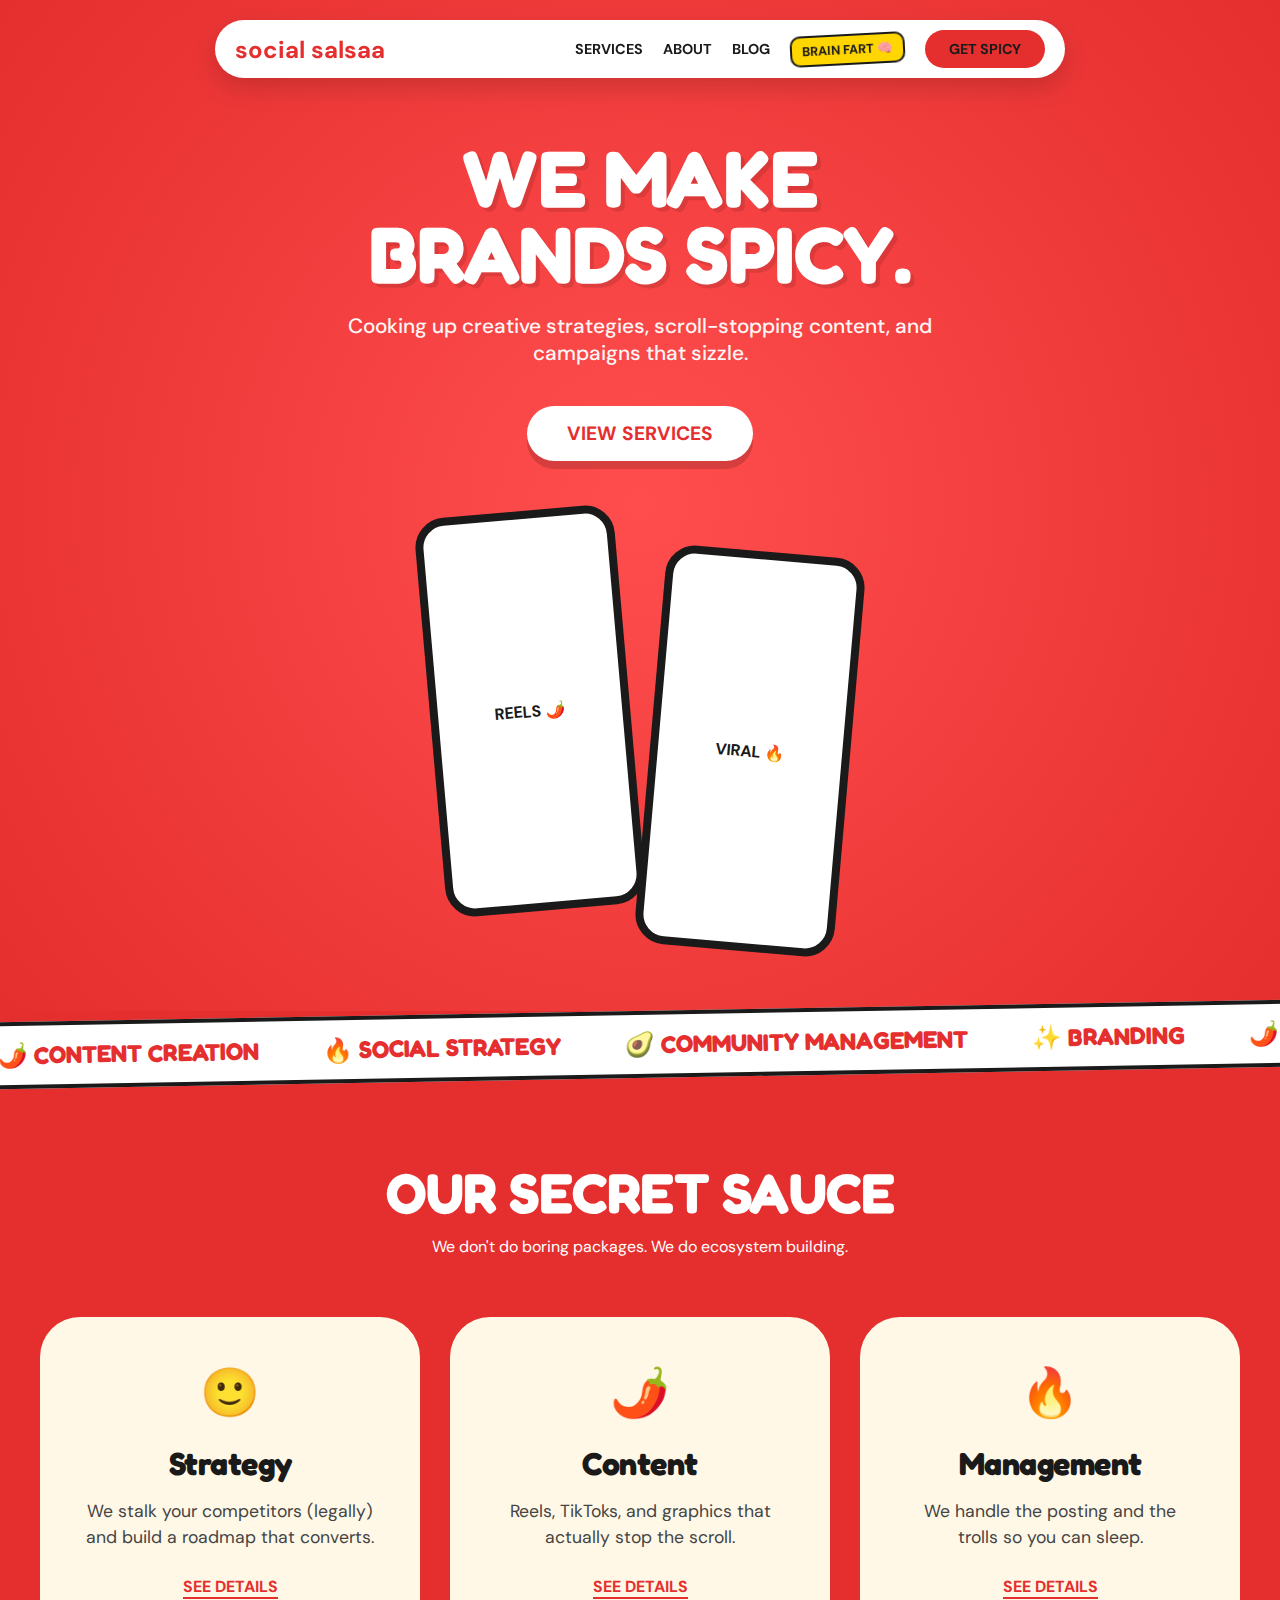
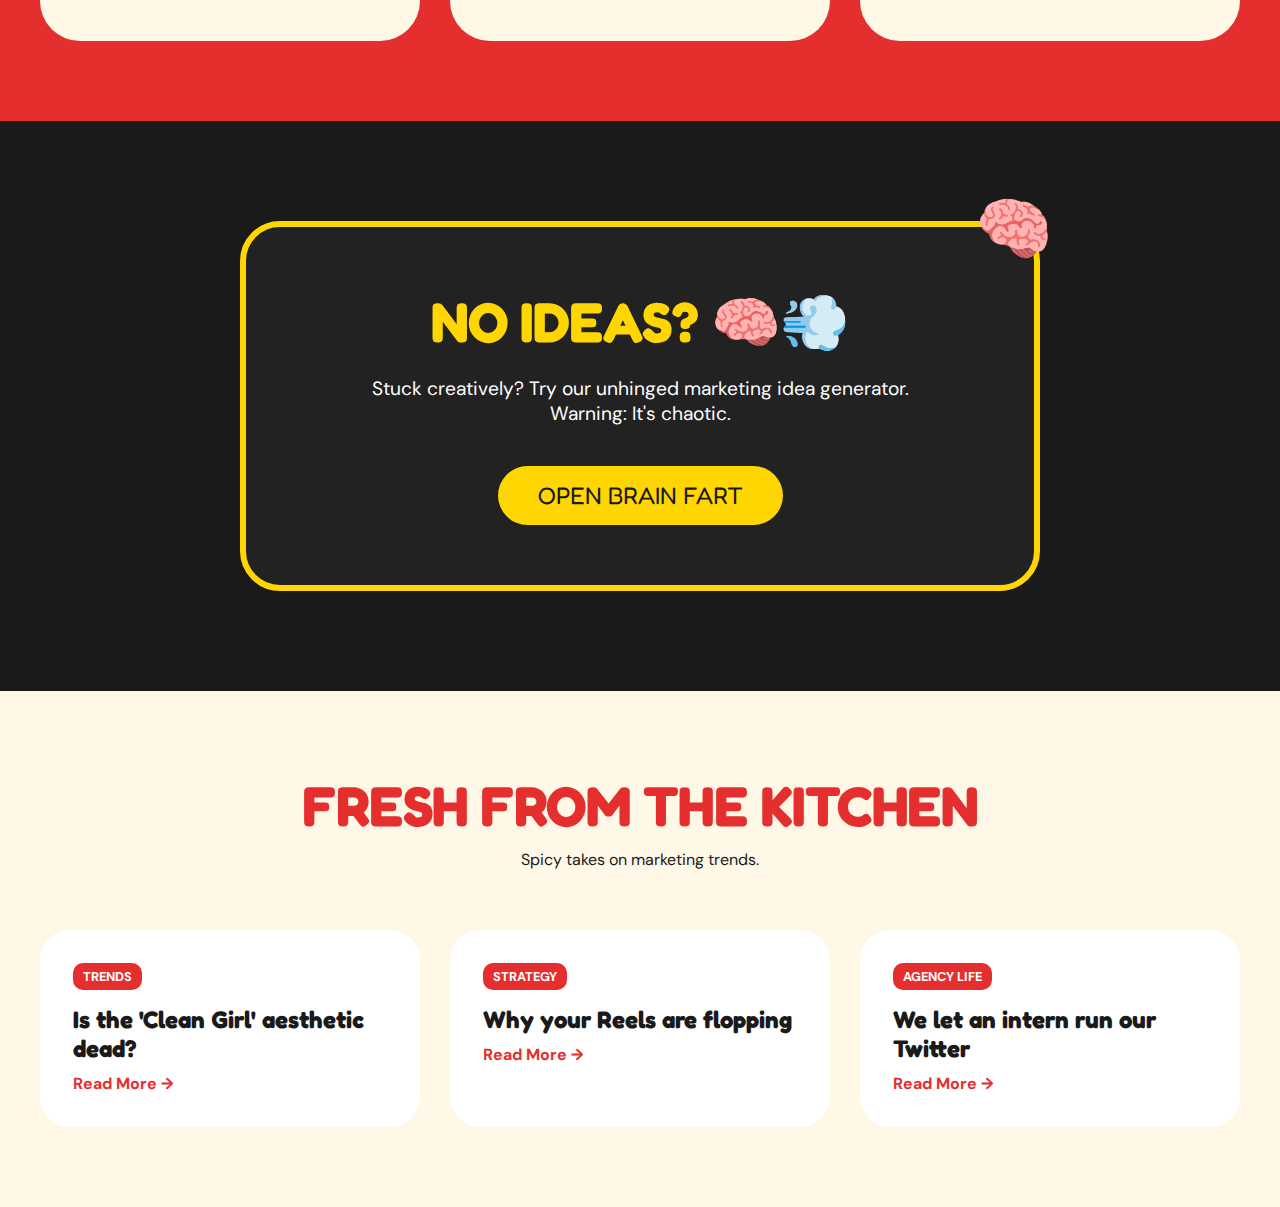
<file: index.html>
<!DOCTYPE html>
<html lang="en">
<head>
    <meta charset="UTF-8">
    <meta name="viewport" content="width=device-width, initial-scale=1.0">
    <title>Social Salsaa | Creative Media Agency</title>
    
    <link rel="preconnect" href="https://fonts.googleapis.com">
    <link rel="preconnect" href="https://fonts.gstatic.com" crossorigin>
    <link href="https://fonts.googleapis.com/css2?family=DM+Sans:wght@400;500;700&family=Fredoka:wght@500;700&display=swap" rel="stylesheet">

    <style>
        /* --- 1. CORE STYLES (THEME PRESERVED) --- */
        :root {
            --brand-red: #E52E2E;      /* Bright Fire Red */
            --brand-cream: #FFF8E7;    /* Soft Cream for cards */
            --brand-white: #FFFFFF;
            --brand-black: #1a1a1a;
            --accent-yellow: #FFD600;  /* New Accent for Brain Fart */
        }

        * {
            box-sizing: border-box;
            margin: 0;
            padding: 0;
        }

        body {
            font-family: 'DM Sans', sans-serif;
            background-color: var(--brand-red);
            color: var(--brand-white);
            overflow-x: hidden;
        }

        h1, h2, h3, .btn-text {
            font-family: 'Fredoka', sans-serif; /* The Bubbly Font */
            letter-spacing: -0.5px;
        }

        /* --- 2. NAVIGATION (Updated Links) --- */
        nav {
            position: fixed;
            top: 20px;
            left: 50%;
            transform: translateX(-50%);
            width: 90%;
            max-width: 850px;
            background: var(--brand-white);
            border-radius: 50px; 
            padding: 10px 20px;
            display: flex;
            justify-content: space-between;
            align-items: center;
            z-index: 1000;
            box-shadow: 0 10px 25px rgba(0,0,0,0.15);
        }

        .logo {
            color: var(--brand-red);
            font-weight: 700;
            font-size: 1.5rem;
            text-decoration: none;
        }

        .nav-links {
            display: flex;
            gap: 20px;
            align-items: center;
        }

        .nav-links a {
            text-decoration: none;
            color: var(--brand-black);
            font-weight: 700;
            font-size: 0.9rem;
            text-transform: uppercase;
            transition: color 0.3s;
        }

        .nav-links a:hover { color: var(--brand-red); }

        /* Special Pop for Brain Fart Link */
        .bf-nav {
            background: var(--accent-yellow);
            padding: 5px 10px;
            border-radius: 10px;
            border: 2px solid var(--brand-black);
            font-size: 0.8rem !important;
            transform: rotate(-3deg);
        }
        .bf-nav:hover { transform: rotate(0deg) scale(1.1); }

        .cta-btn {
            background-color: var(--brand-red);
            color: var(--brand-white);
            padding: 10px 24px;
            border-radius: 30px;
            text-decoration: none;
            font-weight: 700;
            font-size: 0.9rem;
            transition: transform 0.2s;
        }
        .cta-btn:hover { transform: scale(1.05); }

        /* --- 3. HERO SECTION (Original) --- */
        .hero {
            min-height: 90vh;
            display: flex;
            flex-direction: column;
            align-items: center;
            justify-content: center;
            text-align: center;
            padding: 140px 20px 60px;
            background: radial-gradient(circle at center, #ff4d4d 0%, #E52E2E 100%);
        }

        .hero h1 {
            font-size: 5rem;
            line-height: 0.95;
            margin-bottom: 20px;
            text-shadow: 4px 4px 0px rgba(0,0,0,0.1);
        }

        .hero p {
            font-size: 1.3rem;
            max-width: 600px;
            margin-bottom: 40px;
            font-weight: 500;
            opacity: 0.95;
        }

        .hero-btn {
            background-color: var(--brand-white);
            color: var(--brand-red);
            font-size: 1.2rem;
            padding: 15px 40px;
            border-radius: 50px;
            text-decoration: none;
            font-weight: 700;
            box-shadow: 0 8px 0 rgba(0,0,0,0.15);
            transition: transform 0.2s;
            display: inline-block;
        }
        .hero-btn:hover { transform: translateY(-3px); }

        /* Phone Visuals */
        .hero-visuals {
            margin-top: 50px;
            display: flex;
            gap: 20px;
            justify-content: center;
        }
        .phone-mockup {
            width: 200px;
            height: 400px;
            background: #fff;
            border-radius: 30px;
            border: 8px solid #1a1a1a;
            display: flex;
            align-items: center;
            justify-content: center;
            color: var(--brand-black);
            font-weight: bold;
            transform: rotate(-5deg);
        }
        .phone-mockup:nth-child(2) { transform: rotate(5deg); margin-top: 40px; }

        /* --- 4. SCROLLING MARQUEE --- */
        .marquee-container {
            background-color: var(--brand-white);
            padding: 15px 0;
            transform: rotate(-1deg);
            width: 105%;
            margin-left: -2.5%;
            border-top: 4px solid var(--brand-black);
            border-bottom: 4px solid var(--brand-black);
            overflow: hidden;
            white-space: nowrap;
        }
        .marquee-content { display: inline-block; animation: scroll 20s linear infinite; }
        .marquee-item { color: var(--brand-red); font-family: 'Fredoka', sans-serif; font-size: 1.5rem; font-weight: 700; margin: 0 30px; text-transform: uppercase; }
        @keyframes scroll { 0% { transform: translateX(0); } 100% { transform: translateX(-50%); } }

        /* --- 5. SERVICES (Original) --- */
        .services { padding: 80px 20px; background-color: var(--brand-red); }
        .section-header { text-align: center; margin-bottom: 60px; }
        .section-header h2 { font-size: 3.5rem; margin-bottom: 10px; }

        .cards-grid {
            display: grid;
            grid-template-columns: repeat(auto-fit, minmax(300px, 1fr));
            gap: 30px;
            max-width: 1200px;
            margin: 0 auto;
        }

        .card {
            background-color: var(--brand-cream);
            color: var(--brand-black);
            padding: 40px;
            border-radius: 40px;
            text-align: center;
            transition: transform 0.3s;
            border: 4px solid transparent;
        }
        .card:hover { transform: translateY(-10px); border-color: var(--brand-black); }
        .card-icon { font-size: 3rem; margin-bottom: 20px; display: block; }
        .card h3 { font-size: 2rem; margin-bottom: 15px; }
        .card p { font-size: 1.1rem; line-height: 1.5; color: #444; margin-bottom: 25px; }
        .card-btn { color: var(--brand-red); font-weight: 700; text-transform: uppercase; text-decoration: none; border-bottom: 2px solid var(--brand-red); }

        /* --- 6. NEW: BRAIN FART SECTION --- */
        .brainfart-section {
            background-color: var(--brand-black); /* Dark contrast */
            padding: 100px 20px;
            text-align: center;
        }
        
        .bf-box {
            max-width: 800px;
            margin: 0 auto;
            border: 6px solid var(--accent-yellow);
            border-radius: 40px;
            padding: 60px 40px;
            background: #222;
            position: relative;
        }
        
        /* Little decorative blob */
        .bf-box::after {
            content: "🧠";
            font-size: 4rem;
            position: absolute;
            top: -40px;
            right: -20px;
            transform: rotate(15deg);
        }

        .bf-title { font-size: 3.5rem; color: var(--accent-yellow); margin-bottom: 20px; }
        .bf-desc { color: var(--brand-white); font-size: 1.2rem; margin-bottom: 40px; }
        
        .bf-btn {
            background: var(--accent-yellow);
            color: var(--brand-black);
            padding: 15px 40px;
            border-radius: 50px;
            font-size: 1.5rem;
            font-family: 'Fredoka', sans-serif;
            text-decoration: none;
            display: inline-block;
            transition: 0.2s;
        }
        .bf-btn:hover { transform: scale(1.1) rotate(-3deg); box-shadow: 0 0 20px var(--accent-yellow); }

        /* --- 7. NEW: BLOG PREVIEW --- */
        .blog-section { padding: 80px 20px; background: var(--brand-cream); color: var(--brand-black); }
        
        .blog-card {
            background: var(--brand-white);
            text-align: left;
            padding: 30px;
            border-radius: 30px;
            border: 3px solid transparent;
        }
        .blog-card:hover { border-color: var(--brand-red); }
        
        .tag { background: var(--brand-red); color: white; padding: 5px 10px; border-radius: 10px; font-weight: bold; font-size: 0.8rem; display: inline-block; margin-bottom: 15px; }
        .blog-card h4 { font-size: 1.5rem; margin-bottom: 10px; font-family: 'Fredoka', sans-serif; }
        .read-link { color: var(--brand-red); font-weight: bold; text-decoration: none; font-size: 1rem; }

        /* Mobile Fixes */
        @media (max-width: 768px) {
            .hero h1 { font-size: 3.5rem; }
            .nav-links { display: none; }
            .phone-mockup { width: 150px; height: 300px; }
        }
    </style>
</head>
<script src="script.js"></script>
<body>

<nav>
    <a href="index.html" class="logo">social salsaa</a>

    <div class="hamburger" onclick="toggleMenu()">
        <span></span>
        <span></span>
        <span></span>
    </div>

    <div class="nav-links">
        <a href="services.html">Services</a>
        <a href="about.html">About</a>
        <a href="blog.html">Blog</a>
        <a href="brainfart.html" class="bf-nav">Brain Fart 🧠</a>
        <a href="contact.html" class="cta-btn">GET SPICY</a>
    </div>
</nav>
    <section class="hero">
        <h1>WE MAKE<br>BRANDS SPICY.</h1>
        <p>Cooking up creative strategies, scroll-stopping content, and campaigns that sizzle.</p>
        <a href="services.html" class="hero-btn">VIEW SERVICES</a>

        <div class="hero-visuals">
            <div class="phone-mockup">
                <span>REELS 🌶️</span>
            </div>
            <div class="phone-mockup">
                <span>VIRAL 🔥</span>
            </div>
        </div>
    </section>

    <div class="marquee-container">
        <div class="marquee-content">
            <span class="marquee-item">🌶️ CONTENT CREATION</span>
            <span class="marquee-item">🔥 SOCIAL STRATEGY</span>
            <span class="marquee-item">🥑 COMMUNITY MANAGEMENT</span>
            <span class="marquee-item">✨ BRANDING</span>
            <span class="marquee-item">🌶️ CONTENT CREATION</span>
            <span class="marquee-item">🔥 SOCIAL STRATEGY</span>
        </div>
    </div>

    <section class="services" id="menu">
        <div class="section-header">
            <h2>OUR SECRET SAUCE</h2>
            <p>We don't do boring packages. We do ecosystem building.</p>
        </div>

        <div class="cards-grid">
            <div class="card">
                <span class="card-icon">🙂</span>
                <h3>Strategy</h3>
                <p>We stalk your competitors (legally) and build a roadmap that converts.</p>
                <a href="services.html" class="card-btn">See Details</a>
            </div>
            <div class="card">
                <span class="card-icon">🌶️</span>
                <h3>Content</h3>
                <p>Reels, TikToks, and graphics that actually stop the scroll.</p>
                <a href="services.html" class="card-btn">See Details</a>
            </div>
            <div class="card">
                <span class="card-icon">🔥</span>
                <h3>Management</h3>
                <p>We handle the posting and the trolls so you can sleep.</p>
                <a href="services.html" class="card-btn">See Details</a>
            </div>
        </div>
    </section>

    <section class="brainfart-section">
        <div class="bf-box">
            <h2 class="bf-title">NO IDEAS? 🧠💨</h2>
            <p class="bf-desc">Stuck creatively? Try our unhinged marketing idea generator. <br>Warning: It's chaotic.</p>
            <a href="brainfart.html" class="bf-btn">OPEN BRAIN FART</a>
        </div>
    </section>

    <section class="blog-section">
        <div class="section-header">
            <h2 style="color: var(--brand-red);">FRESH FROM THE KITCHEN</h2>
            <p>Spicy takes on marketing trends.</p>
        </div>

        <div class="cards-grid">
            <div class="blog-card">
                <span class="tag">TRENDS</span>
                <h4>Is the 'Clean Girl' aesthetic dead?</h4>
                <a href="blog.html" class="read-link">Read More &rarr;</a>
            </div>
            <div class="blog-card">
                <span class="tag">STRATEGY</span>
                <h4>Why your Reels are flopping</h4>
                <a href="blog.html" class="read-link">Read More &rarr;</a>
            </div>
            <div class="blog-card">
                <span class="tag">AGENCY LIFE</span>
                <h4>We let an intern run our Twitter</h4>
                <a href="blog.html" class="read-link">Read More &rarr;</a>
            </div>
        </div>
    </section>

</body>
</html>
</file>
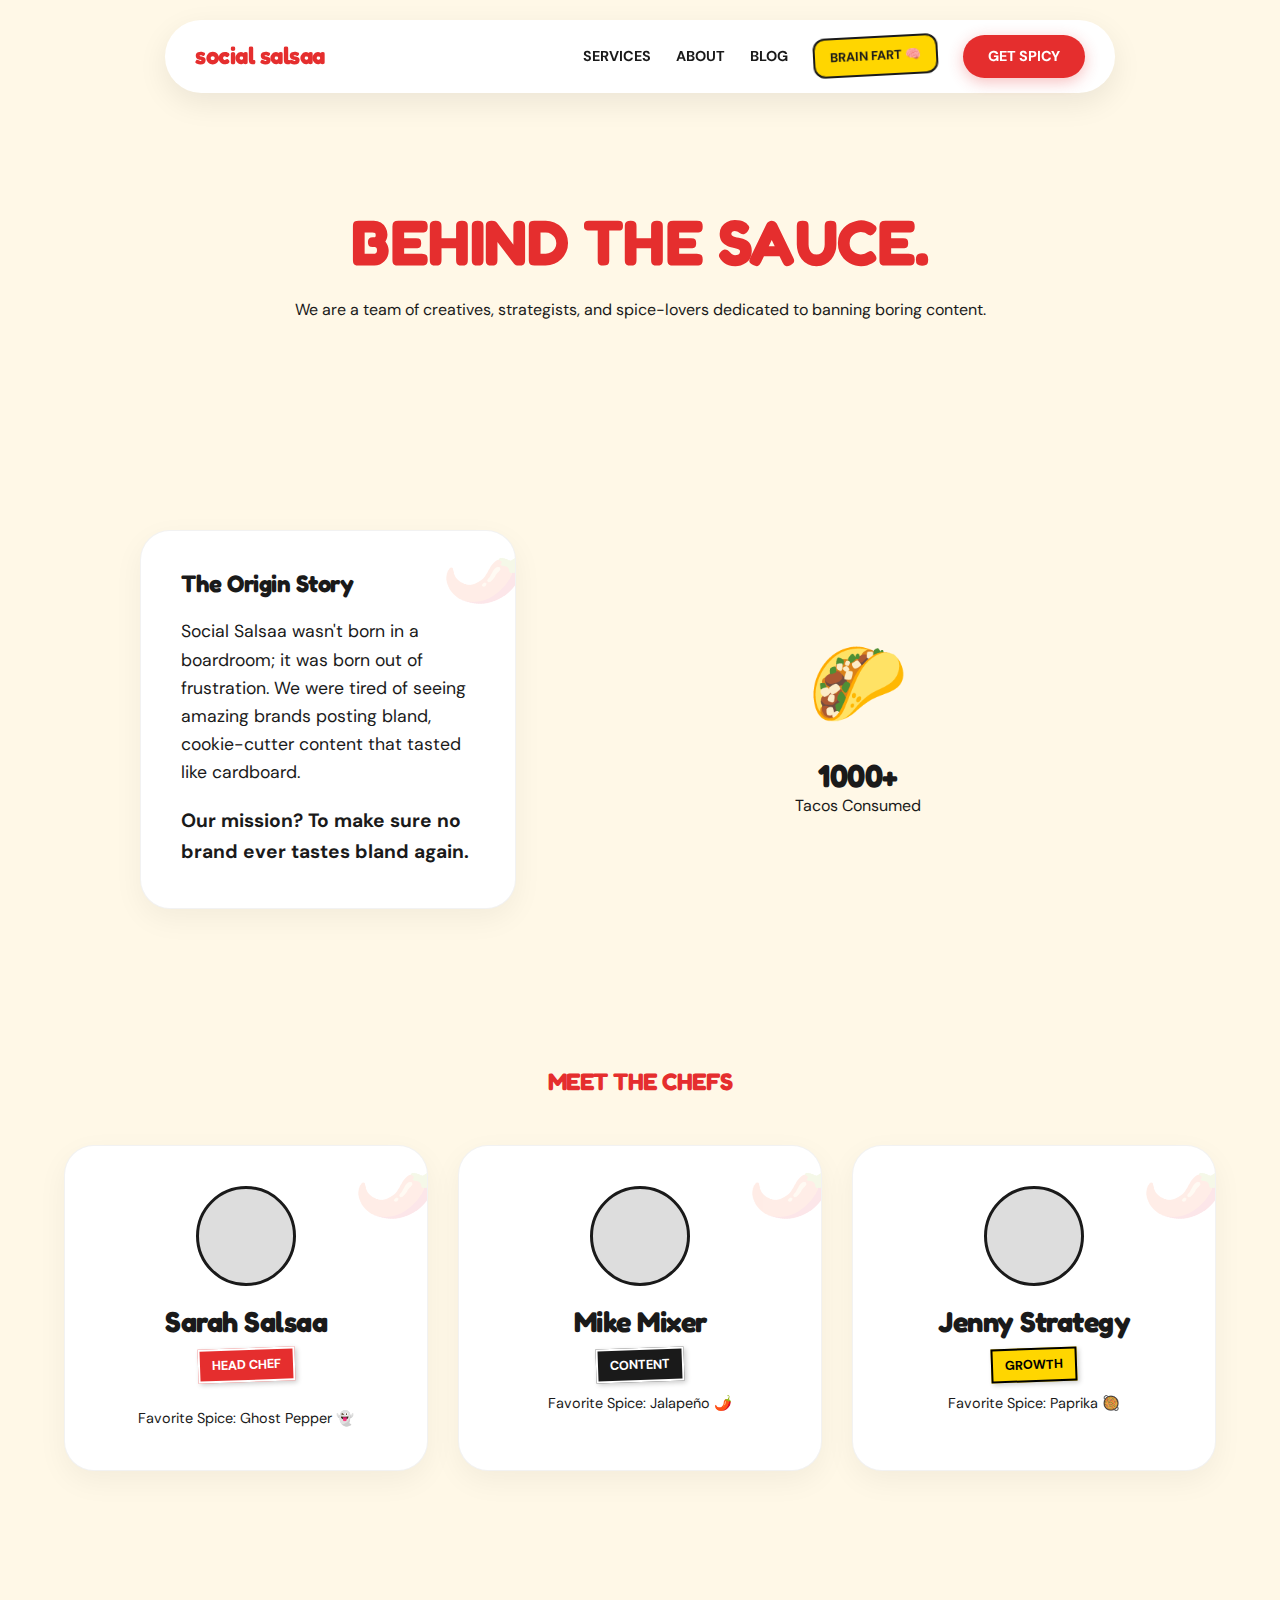
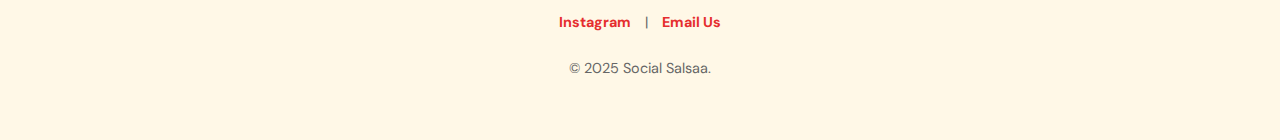
<file: about.html>
<!DOCTYPE html>
<html lang="en">
<head>
    <meta charset="UTF-8">
    <meta name="viewport" content="width=device-width, initial-scale=1.0">
    <title>Social Salsaa | About Us</title>
    <link rel="stylesheet" href="style.css">
    <link href="https://fonts.googleapis.com/css2?family=DM+Sans:wght@400;700&family=Fredoka:wght@500;700&display=swap" rel="stylesheet">
</head>
<body>

<nav>
    <a href="index.html" class="logo">social salsaa</a>

    <div class="hamburger" onclick="toggleMenu()">
        <span></span>
        <span></span>
        <span></span>
    </div>

    <div class="nav-links">
        <a href="services.html">Services</a>
        <a href="about.html">About</a>
        <a href="blog.html">Blog</a>
        <a href="brainfart.html" class="bf-nav">Brain Fart 🧠</a>
        <a href="contact.html" class="cta-btn">GET SPICY</a>
    </div>
</nav>

    <header class="hero">
        <h1 style="color: var(--brand-red);">BEHIND THE SAUCE.</h1>
        <p>We are a team of creatives, strategists, and spice-lovers dedicated to banning boring content.</p>
    </header>

    <section class="section">
        <div class="contact-container" style="align-items: center;">
            <div class="card spicy-card">
                <h2 style="margin-bottom: 20px;">The Origin Story</h2>
                <p style="margin-bottom: 20px; font-size: 1.1rem;">
                    Social Salsaa wasn't born in a boardroom; it was born out of frustration. We were tired of seeing amazing brands posting bland, cookie-cutter content that tasted like cardboard.
                </p>
                <p style="font-weight: bold; font-size: 1.2rem;">
                    Our mission? To make sure no brand ever tastes bland again.
                </p>
            </div>
            
            <div style="text-align: center;">
                <div style="font-size: 5rem;">🌮</div>
                <h3 style="font-size: 2rem; margin-top: 10px;">1000+</h3>
                <p>Tacos Consumed</p>
            </div>
        </div>
    </section>

    <section class="section">
        <h2 style="text-align: center; margin-bottom: 50px; color: var(--brand-red);">MEET THE CHEFS</h2>
        
        <div class="grid-3">
            <div class="card spicy-card" style="text-align: center;">
                <div style="width: 100px; height: 100px; background: #ddd; border-radius: 50%; margin: 0 auto 20px; border: 3px solid var(--brand-black);">
                    </div>
                <h3>Sarah Salsaa</h3>
                <span class="sticker" style="margin-bottom: 15px;">HEAD CHEF</span>
                <p style="font-size: 0.9rem; margin-top: 10px;">Favorite Spice: Ghost Pepper 👻</p>
            </div>

            <div class="card spicy-card" style="text-align: center;">
                 <div style="width: 100px; height: 100px; background: #ddd; border-radius: 50%; margin: 0 auto 20px; border: 3px solid var(--brand-black);">
                    </div>
                <h3>Mike Mixer</h3>
                <span class="sticker" style="background: var(--brand-black);">CONTENT</span>
                <p style="font-size: 0.9rem; margin-top: 10px;">Favorite Spice: Jalapeño 🌶️</p>
            </div>

            <div class="card spicy-card" style="text-align: center;">
                 <div style="width: 100px; height: 100px; background: #ddd; border-radius: 50%; margin: 0 auto 20px; border: 3px solid var(--brand-black);">
                    </div>
                <h3>Jenny Strategy</h3>
                <span class="sticker" style="background: var(--accent-yellow); color: black; border-color: black;">GROWTH</span>
                <p style="font-size: 0.9rem; margin-top: 10px;">Favorite Spice: Paprika 🥘</p>
            </div>
        </div>
    </section>

    <footer>
        <a href="#">Instagram</a> | <a href="#">Email Us</a>
        <br><br>© 2025 Social Salsaa.
    </footer>

</body>
</html>
</file>
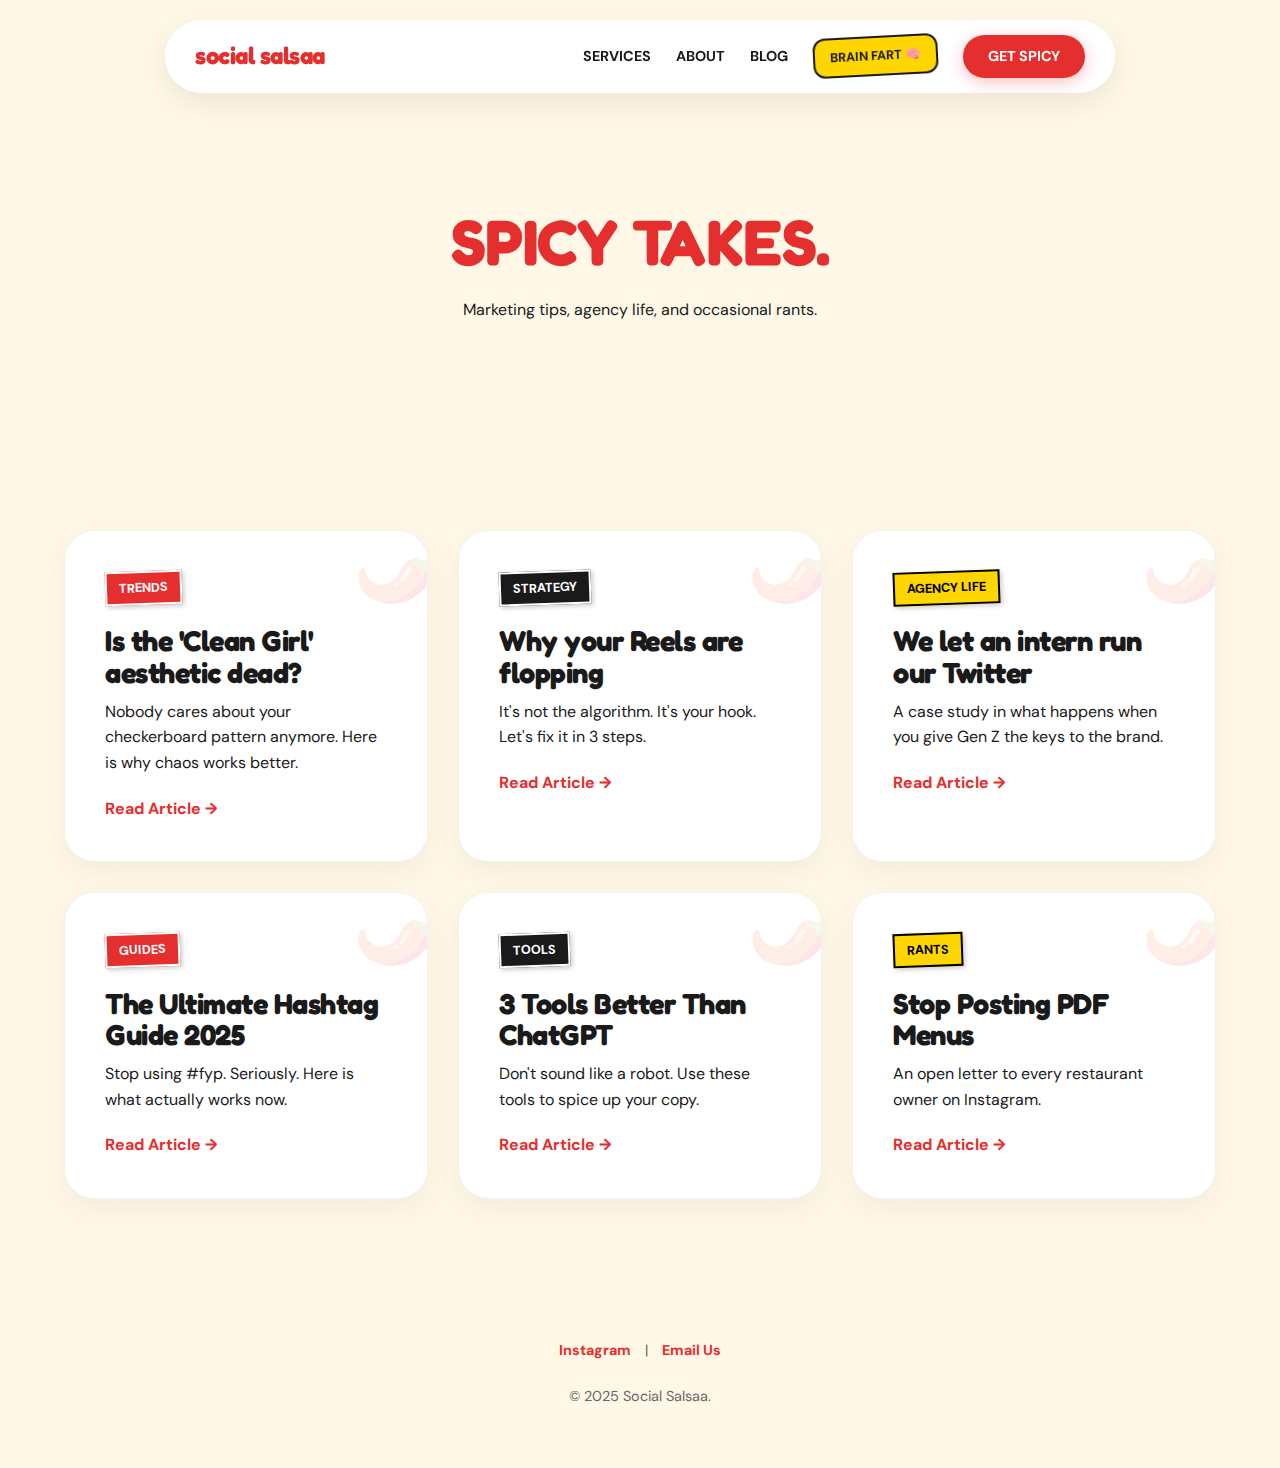
<file: blog.html>
<!DOCTYPE html>
<html lang="en">
<head>
    <meta charset="UTF-8">
    <meta name="viewport" content="width=device-width, initial-scale=1.0">
    <title>Social Salsaa | Blog</title>
    <link rel="stylesheet" href="style.css">
    <link href="https://fonts.googleapis.com/css2?family=DM+Sans:wght@400;700&family=Fredoka:wght@500;700&display=swap" rel="stylesheet">
</head>
<body>
<nav>
    <a href="index.html" class="logo">social salsaa</a>

    <div class="hamburger" onclick="toggleMenu()">
        <span></span>
        <span></span>
        <span></span>
    </div>

    <div class="nav-links">
        <a href="services.html">Services</a>
        <a href="about.html">About</a>
        <a href="blog.html">Blog</a>
        <a href="brainfart.html" class="bf-nav">Brain Fart 🧠</a>
        <a href="contact.html" class="cta-btn">GET SPICY</a>
    </div>
</nav>

    <header class="hero">
        <h1 style="color: var(--brand-red);">SPICY TAKES.</h1>
        <p>Marketing tips, agency life, and occasional rants.</p>
    </header>

    <section class="section">
        <div class="grid-3">
            
            <div class="card spicy-card">
                <span class="sticker">TRENDS</span>
                <h3 style="margin-top: 20px;">Is the 'Clean Girl' aesthetic dead?</h3>
                <p style="margin-bottom: 20px;">Nobody cares about your checkerboard pattern anymore. Here is why chaos works better.</p>
                <a href="#" style="color: var(--brand-red); font-weight: bold;">Read Article &rarr;</a>
            </div>

            <div class="card spicy-card">
                <span class="sticker" style="background: var(--brand-black);">STRATEGY</span>
                <h3 style="margin-top: 20px;">Why your Reels are flopping</h3>
                <p style="margin-bottom: 20px;">It's not the algorithm. It's your hook. Let's fix it in 3 steps.</p>
                <a href="#" style="color: var(--brand-red); font-weight: bold;">Read Article &rarr;</a>
            </div>

            <div class="card spicy-card">
                <span class="sticker" style="background: var(--accent-yellow); color: black; border-color: black;">AGENCY LIFE</span>
                <h3 style="margin-top: 20px;">We let an intern run our Twitter</h3>
                <p style="margin-bottom: 20px;">A case study in what happens when you give Gen Z the keys to the brand.</p>
                <a href="#" style="color: var(--brand-red); font-weight: bold;">Read Article &rarr;</a>
            </div>

            <div class="card spicy-card">
                <span class="sticker">GUIDES</span>
                <h3 style="margin-top: 20px;">The Ultimate Hashtag Guide 2025</h3>
                <p style="margin-bottom: 20px;">Stop using #fyp. Seriously. Here is what actually works now.</p>
                <a href="#" style="color: var(--brand-red); font-weight: bold;">Read Article &rarr;</a>
            </div>

            <div class="card spicy-card">
                <span class="sticker" style="background: var(--brand-black);">TOOLS</span>
                <h3 style="margin-top: 20px;">3 Tools Better Than ChatGPT</h3>
                <p style="margin-bottom: 20px;">Don't sound like a robot. Use these tools to spice up your copy.</p>
                <a href="#" style="color: var(--brand-red); font-weight: bold;">Read Article &rarr;</a>
            </div>

             <div class="card spicy-card">
                <span class="sticker" style="background: var(--accent-yellow); color: black; border-color: black;">RANTS</span>
                <h3 style="margin-top: 20px;">Stop Posting PDF Menus</h3>
                <p style="margin-bottom: 20px;">An open letter to every restaurant owner on Instagram.</p>
                <a href="#" style="color: var(--brand-red); font-weight: bold;">Read Article &rarr;</a>
            </div>

        </div>
    </section>

    <footer>
        <a href="#">Instagram</a> | <a href="#">Email Us</a>
        <br><br>© 2025 Social Salsaa.
    </footer>

</body>
</html>
</file>
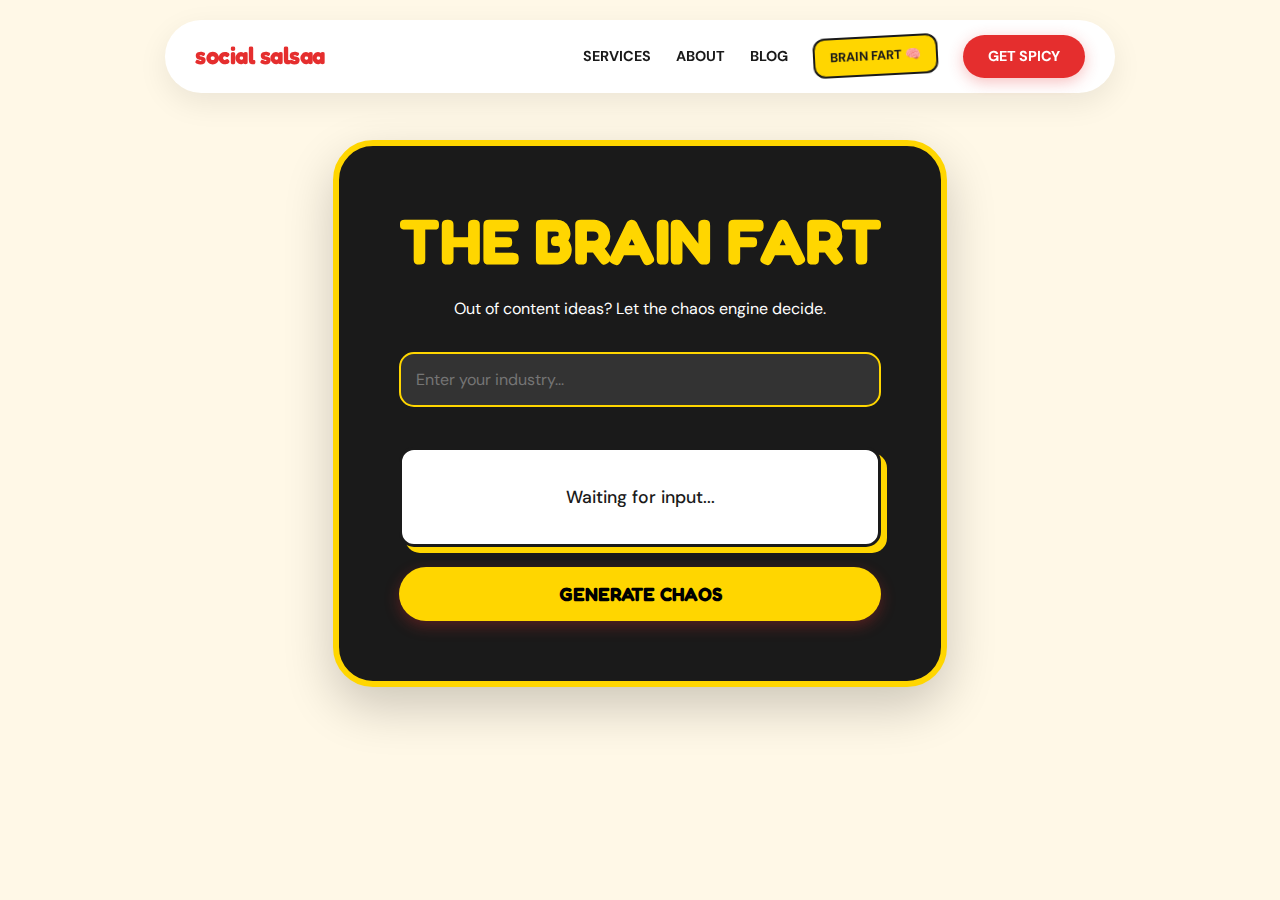
<file: brainfart.html>
<!DOCTYPE html>
<html lang="en">
<head>
    <meta charset="UTF-8">
    <meta name="viewport" content="width=device-width, initial-scale=1.0">
    <title>Social Salsaa | Brain Fart</title>
    <link rel="stylesheet" href="style.css">
    <link href="https://fonts.googleapis.com/css2?family=DM+Sans:wght@400;700&family=Fredoka:wght@500;700&display=swap" rel="stylesheet">
</head>
<body>

  <nav>
    <a href="index.html" class="logo">social salsaa</a>

    <div class="hamburger" onclick="toggleMenu()">
        <span></span>
        <span></span>
        <span></span>
    </div>

    <div class="nav-links">
        <a href="services.html">Services</a>
        <a href="about.html">About</a>
        <a href="blog.html">Blog</a>
        <a href="brainfart.html" class="bf-nav">Brain Fart 🧠</a>
        <a href="contact.html" class="cta-btn">GET SPICY</a>
    </div>
</nav>
    <section class="hero">
        <div class="bf-container">
            <h1 style="color: var(--accent-yellow);">THE BRAIN FART</h1>
            <p>Out of content ideas? Let the chaos engine decide.</p>
            
            <div style="margin-top: 30px; margin-bottom: 20px;">
                <input type="text" id="industryInput" placeholder="Enter your industry..." style="background: #333; color: white; border-color: var(--accent-yellow);">
            </div>

            <div class="neat-textbox">
                <p id="ideaDisplay">Waiting for input...</p>
                <div id="loader" style="display:none; color: #666;">Mixing the sauce... 🌶️</div>
            </div>

            <button id="generateBtn" class="btn-submit" style="background: var(--accent-yellow); color: black; margin-top: 20px;">GENERATE CHAOS</button>
        </div>
    </section>

    <script src="script.js"></script>
</body>
</html>
</file>
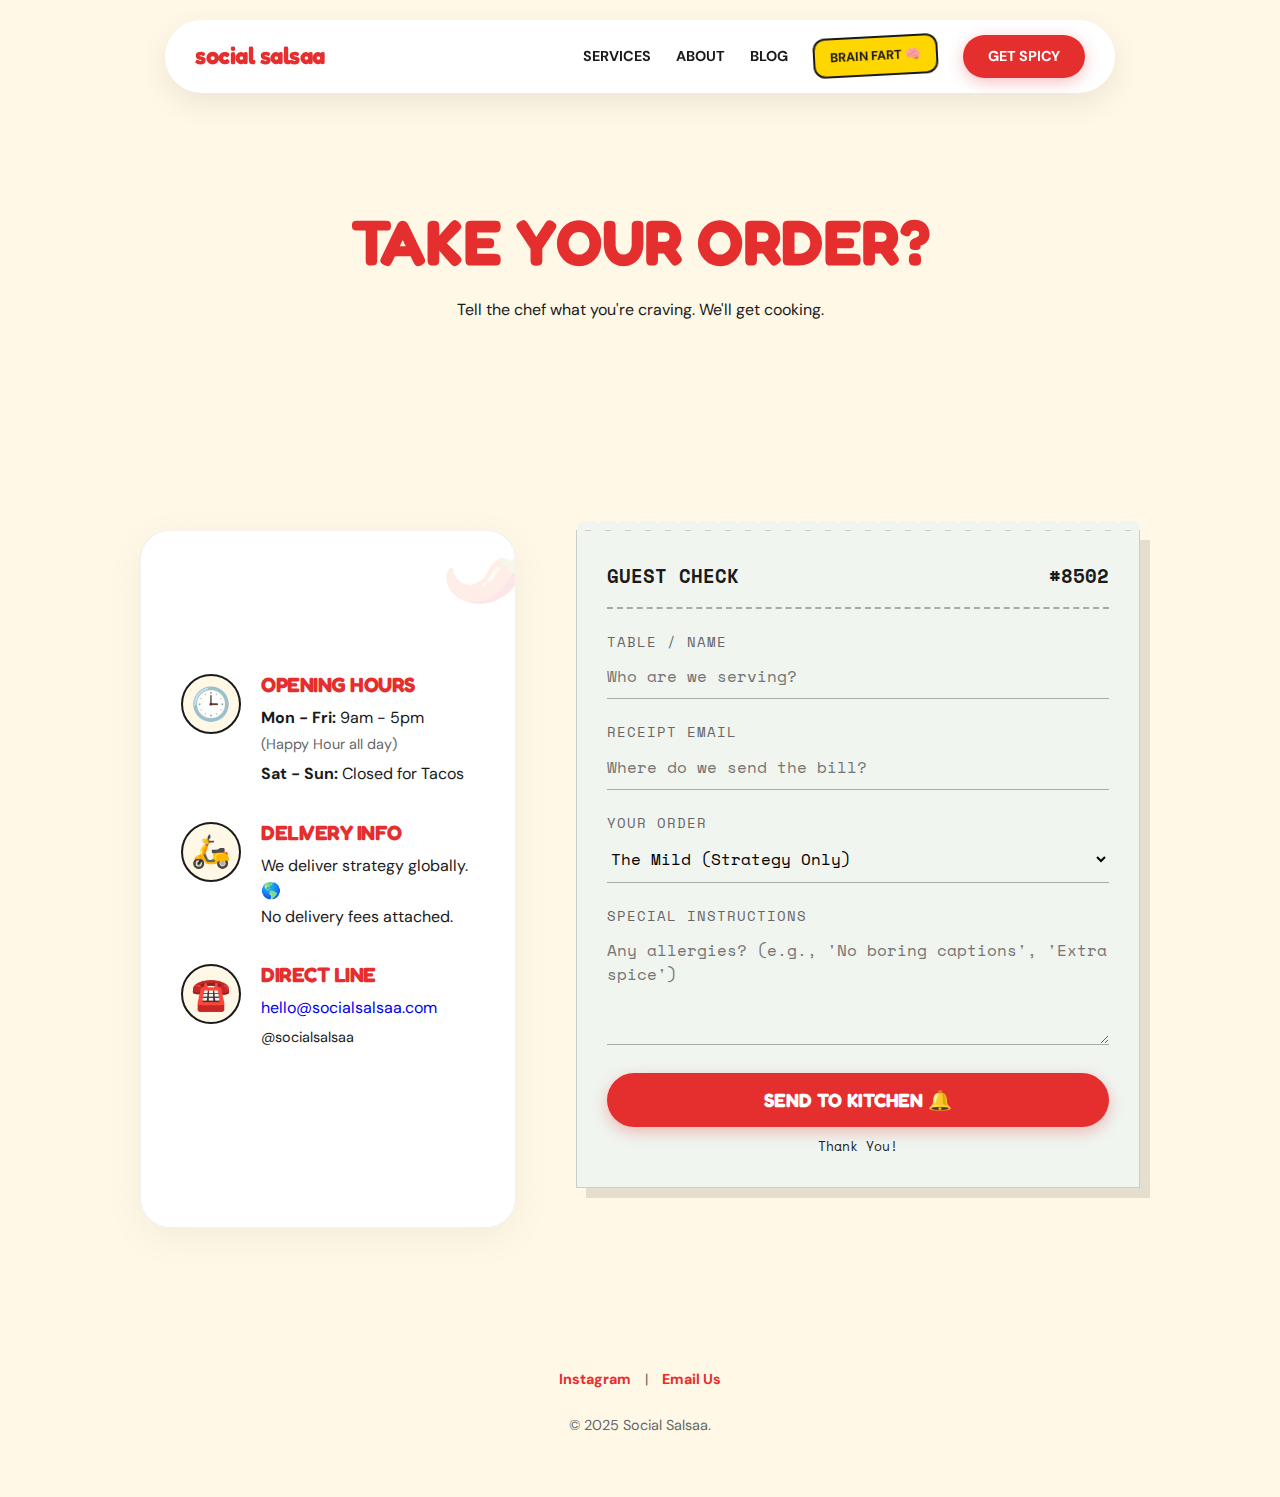
<file: contact.html>
<!DOCTYPE html>
<html lang="en">
<head>
    <meta charset="UTF-8">
    <meta name="viewport" content="width=device-width, initial-scale=1.0">
    <title>Social Salsaa | Place Order</title>
    <link rel="stylesheet" href="style.css">
    <link href="https://fonts.googleapis.com/css2?family=DM+Sans:wght@400;700&family=Fredoka:wght@500;700&display=swap" rel="stylesheet">
    <link href="https://fonts.googleapis.com/css2?family=Space+Mono:wght@400;700&display=swap" rel="stylesheet">
</head>
<script src="script.js"></script>
<body>

    <nav>
    <a href="index.html" class="logo">social salsaa</a>

    <div class="hamburger" onclick="toggleMenu()">
        <span></span>
        <span></span>
        <span></span>
    </div>

    <div class="nav-links">
        <a href="services.html">Services</a>
        <a href="about.html">About</a>
        <a href="blog.html">Blog</a>
        <a href="brainfart.html" class="bf-nav">Brain Fart 🧠</a>
        <a href="contact.html" class="cta-btn">GET SPICY</a>
    </div>
</nav>

    <header class="hero">
        <h1 style="color: var(--brand-red);">TAKE YOUR ORDER?</h1>
        <p>Tell the chef what you're craving. We'll get cooking.</p>
    </header>

    <section class="section">
        <div class="contact-container">
            
           <div class="contact-info">
    <div class="info-card spicy-card"> <div class="info-item">
            <span class="info-icon">🕒</span>
            <div>
                <h3>Opening Hours</h3>
                <p><strong>Mon - Fri:</strong> 9am - 5pm <br><span style="font-size: 0.9rem; color: #666;">(Happy Hour all day)</span></p>
                <p style="margin-top: 5px;"><strong>Sat - Sun:</strong> Closed for Tacos</p>
            </div>
        </div>

        <div class="info-item">
            <span class="info-icon">🛵</span>
            <div>
                <h3>Delivery Info</h3>
                <p>We deliver strategy globally. 🌎<br>No delivery fees attached.</p>
            </div>
        </div>

        <div class="info-item">
            <span class="info-icon">☎️</span>
            <div>
                <h3>Direct Line</h3>
                <a href="mailto:hello@socialsalsaa.com" class="contact-link">hello@socialsalsaa.com</a>
                <p style="margin-top: 5px; font-size: 0.9rem;">@socialsalsaa</p>
            </div>
        </div>

    </div>
</div>

            <form class="contact-form guest-check">
                <div class="check-header">
                    <span>GUEST CHECK</span>
                    <span>#8502</span>
                </div>
                
                <div class="form-group">
                    <label>TABLE / NAME</label>
                    <input type="text" placeholder="Who are we serving?">
                </div>

                <div class="form-group">
                    <label>RECEIPT EMAIL</label>
                    <input type="email" placeholder="Where do we send the bill?">
                </div>

                <div class="form-group">
                    <label>YOUR ORDER</label>
                    <select>
                        <option>The Mild (Strategy Only)</option>
                        <option>The Medium (Content Creation)</option>
                        <option>The Spicy (Full Management)</option>
                        <option>Chef's Choice (Custom)</option>
                    </select>
                </div>

                <div class="form-group">
                    <label>SPECIAL INSTRUCTIONS</label>
                    <textarea rows="4" placeholder="Any allergies? (e.g., 'No boring captions', 'Extra spice')"></textarea>
                </div>

                <div class="check-footer">
                    <button type="submit" class="btn-submit">SEND TO KITCHEN 🔔</button>
                    <p style="text-align: center; margin-top: 10px; font-size: 0.8rem; font-family: 'Space Mono', monospace;">Thank You!</p>
                </div>
            </form>

        </div>
    </section>

    <footer>
        <a href="#">Instagram</a> | <a href="#">Email Us</a>
        <br><br>© 2025 Social Salsaa.
    </footer>
</body>
</html>
</file>
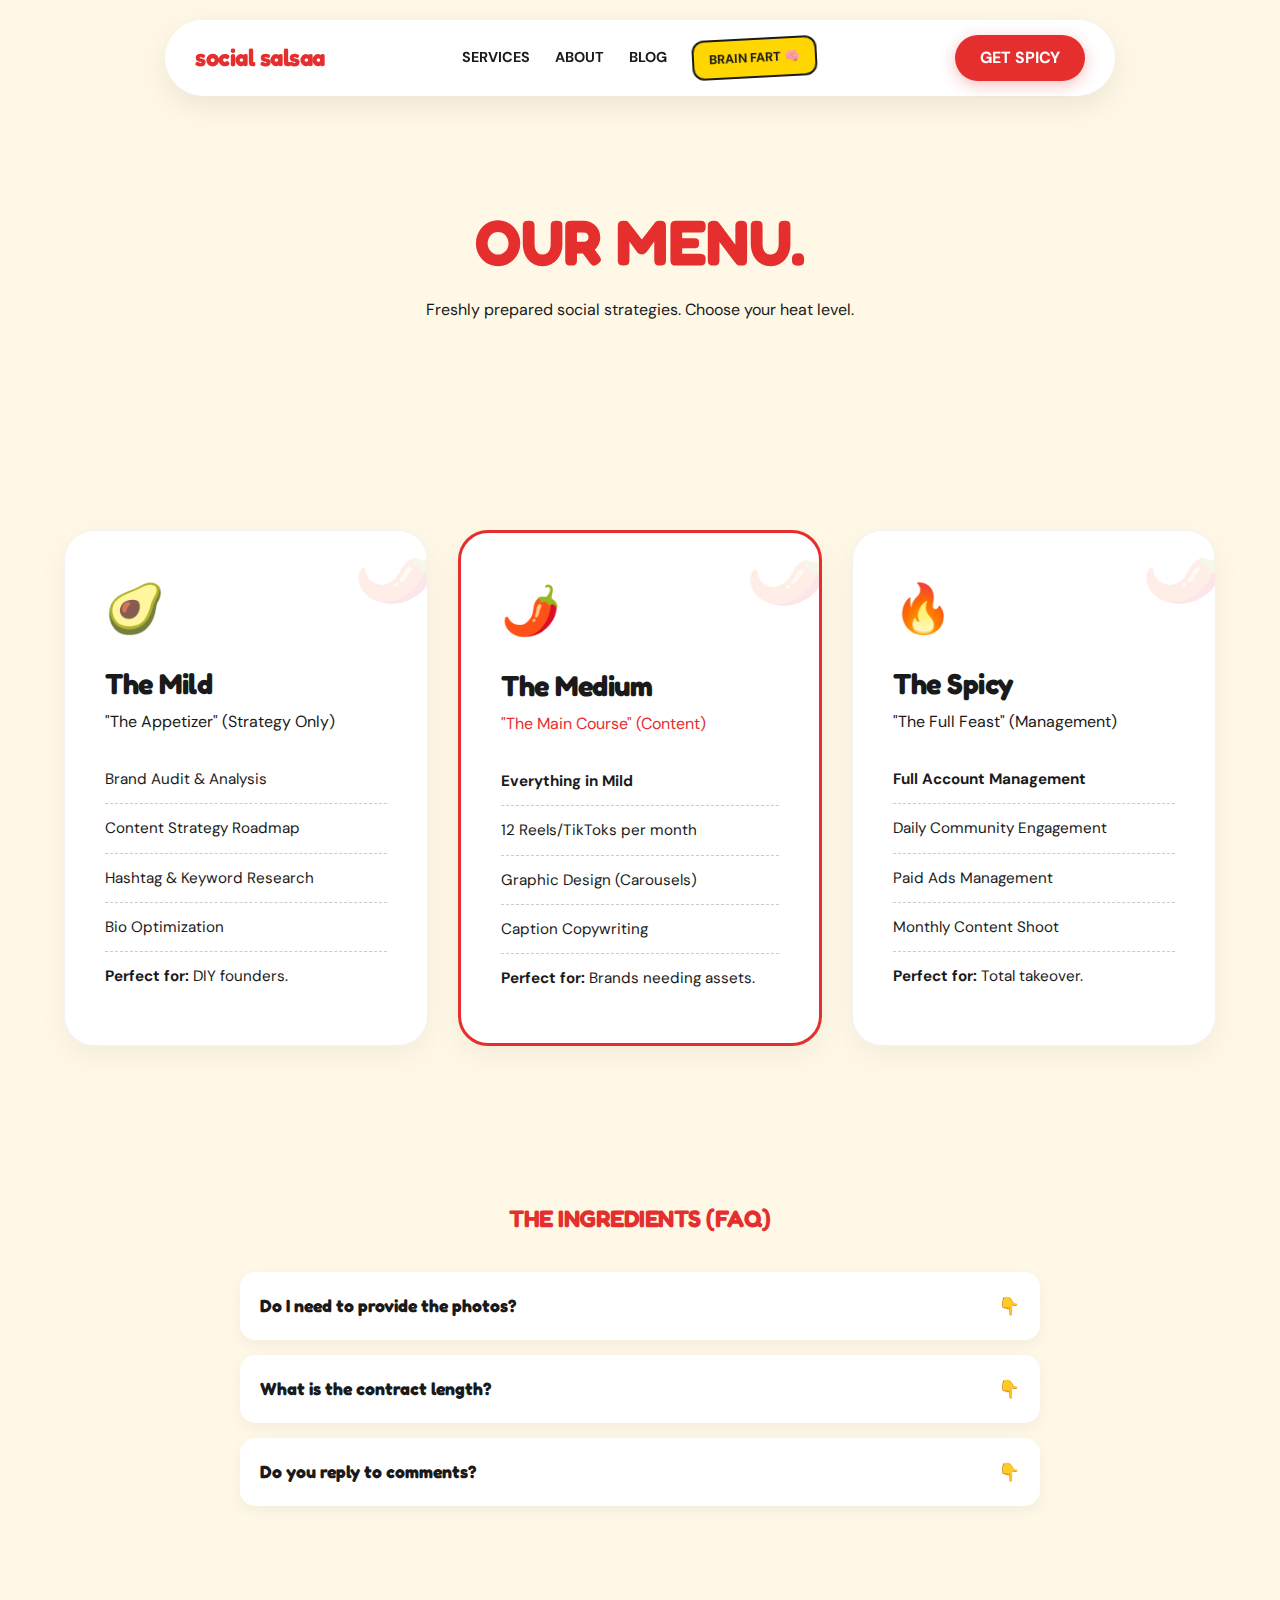
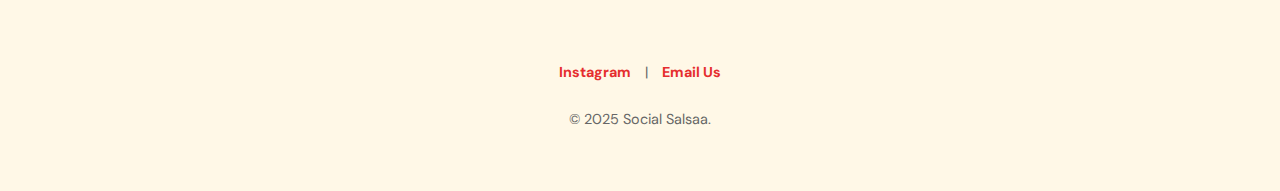
<file: services.html>
<!DOCTYPE html>
<html lang="en">
<head>
    <meta charset="UTF-8">
    <title>Social Salsaa | The Menu</title>
    <link rel="stylesheet" href="style.css">
    <link href="https://fonts.googleapis.com/css2?family=DM+Sans:wght@400;700&family=Fredoka:wght@500;700&display=swap" rel="stylesheet">
</head>
<body>

<nav>
    <a href="index.html" class="logo">social salsaa</a>
    <div class="nav-links">
        <a href="services.html">Services</a>
        <a href="about.html">About</a> <a href="blog.html">Blog</a>
        <a href="brainfart.html" class="bf-nav">Brain Fart 🧠</a>
    </div>
    <a href="contact.html" class="cta-btn">GET SPICY</a>
</nav>

    <header class="hero">
        <h1 style="color: var(--brand-red);">OUR MENU.</h1>
        <p>Freshly prepared social strategies. Choose your heat level.</p>
    </header>

    <section class="section">
        <div class="grid-3">
            
            <div class="card service-card spicy-card">
                <span class="card-icon">🥑</span>
                <h3>The Mild</h3>
                <p class="menu-subtitle">"The Appetizer" (Strategy Only)</p>
                
                <ul class="menu-list">
                    <li>Brand Audit & Analysis</li>
                    <li>Content Strategy Roadmap</li>
                    <li>Hashtag & Keyword Research</li>
                    <li>Bio Optimization</li>
                    <li><strong>Perfect for:</strong> DIY founders.</li>
                </ul>
            </div>

            <div class="card service-card spicy-card" style="border-color: var(--brand-red); border-width: 3px;">
                <span class="card-icon">🌶️</span>
                <h3>The Medium</h3>
                <p class="menu-subtitle" style="color: var(--brand-red);">"The Main Course" (Content)</p>
                
                <ul class="menu-list">
                    <li><strong>Everything in Mild</strong></li>
                    <li>12 Reels/TikToks per month</li>
                    <li>Graphic Design (Carousels)</li>
                    <li>Caption Copywriting</li>
                    <li><strong>Perfect for:</strong> Brands needing assets.</li>
                </ul>
            </div>

            <div class="card service-card spicy-card">
                <span class="card-icon">🔥</span>
                <h3>The Spicy</h3>
                <p class="menu-subtitle">"The Full Feast" (Management)</p>
                
                <ul class="menu-list">
                    <li><strong>Full Account Management</strong></li>
                    <li>Daily Community Engagement</li>
                    <li>Paid Ads Management</li>
                    <li>Monthly Content Shoot</li>
                    <li><strong>Perfect for:</strong> Total takeover.</li>
                </ul>
            </div>

        </div>
    </section>

    <section class="section">
        <div style="max-width: 800px; margin: 0 auto;">
            <h2 style="text-align: center; margin-bottom: 40px; color: var(--brand-red);">THE INGREDIENTS (FAQ)</h2>
            
            <details class="faq-item">
                <summary>Do I need to provide the photos?</summary>
                <p>For the Mild package, yes! For Medium and Spicy, we can mix in stock photos or schedule a shoot.</p>
            </details>

            <details class="faq-item">
                <summary>What is the contract length?</summary>
                <p>We serve our meals on a 3-month minimum retainer. Good sauce takes time to simmer.</p>
            </details>

            <details class="faq-item">
                <summary>Do you reply to comments?</summary>
                <p>Yes! Community management is included in the Spicy package or as an add-on.</p>
            </details>
        </div>
    </section>

    <footer>
        <a href="#">Instagram</a> | <a href="#">Email Us</a>
        <br><br>© 2025 Social Salsaa.
    </footer>

</body>
</html>
</file>
<file: style.css>
/* --- 1. CORE VARIABLES (CREAM THEME) --- */
:root {
    --brand-cream: #FFF8E7;    /* GLOBAL BACKGROUND */
    --brand-red: #E52E2E;      /* BUTTONS & ACCENTS */
    --brand-black: #1a1a1a;    /* TEXT */
    --brand-white: #FFFFFF;    /* CARDS & NAV */
    --accent-yellow: #FFD600;  /* BRAIN FART ACCENT */
}

* { box-sizing: border-box; margin: 0; padding: 0; }

body {
    background-color: var(--brand-cream);
    color: var(--brand-black);
    font-family: 'DM Sans', sans-serif;
    line-height: 1.6;
    overflow-x: hidden;
}

h1, h2, h3, .bubbly-text {
    font-family: 'Fredoka', sans-serif;
    letter-spacing: -0.5px;
    line-height: 1.1;
}

a { text-decoration: none; }

/* --- 2. NAVIGATION (TEXT LOGO & BUTTON INSIDE) --- */
nav {
    position: fixed;
    top: 20px;
    left: 50%;
    transform: translateX(-50%);
    width: 90%;
    max-width: 950px;
    background: var(--brand-white);
    border-radius: 50px;
    padding: 15px 30px;
    display: flex;
    justify-content: space-between;
    align-items: center;
    z-index: 1000;
    box-shadow: 0 10px 30px rgba(0,0,0,0.08); 
}

/* Text Logo Styling */
.logo {
    font-family: 'Fredoka', sans-serif;
    font-size: 1.5rem;
    font-weight: 700;
    color: var(--brand-red);
    text-decoration: none;
    letter-spacing: -0.5px;
    transition: transform 0.2s;
}
.logo:hover { transform: rotate(-2deg); }

/* Desktop Links Group (Flex Row) */
.nav-links {
    display: flex;
    gap: 25px;
    align-items: center;
}

.nav-links a {
    color: var(--brand-black);
    font-weight: 700;
    font-size: 0.9rem;
    text-transform: uppercase;
    transition: color 0.2s;
}
.nav-links a:hover { color: var(--brand-red); }

/* The "Brain Fart" Pill */
.bf-nav {
    background: var(--accent-yellow);
    padding: 8px 15px;
    border-radius: 12px;
    border: 2px solid var(--brand-black);
    font-size: 0.8rem !important;
    transform: rotate(-3deg);
    display: inline-block;
}
.bf-nav:hover { transform: rotate(0deg) scale(1.1); }

/* The "Get Spicy" Button */
.cta-btn {
    background-color: var(--brand-red);
    color: var(--brand-white) !important;
    padding: 10px 25px;
    border-radius: 30px;
    border: none;
    box-shadow: 0 4px 15px rgba(229, 46, 46, 0.3);
    font-weight: 700;
}
.cta-btn:hover {
    transform: translateY(-2px);
    box-shadow: 0 8px 20px rgba(229, 46, 46, 0.4);
}

/* HAMBURGER ICON (Desktop Default: Hidden) */
.hamburger {
    display: none;  /* We removed !important so Mobile can override it later */
    flex-direction: column;
    gap: 5px;
    cursor: pointer;
}
.hamburger span {
    width: 25px; height: 3px; background-color: var(--brand-black);
    border-radius: 2px;
}

/* --- 3. SECTIONS & LAYOUT --- */
.hero {
    min-height: 50vh;
    display: flex;
    flex-direction: column;
    align-items: center;
    justify-content: center;
    text-align: center;
    padding: 140px 20px 60px;
}

.hero h1 {
    font-size: 4rem;
    color: var(--brand-black);
    margin-bottom: 20px;
}

.section { padding: 80px 5%; }

.grid-3 {
    display: grid;
    grid-template-columns: repeat(auto-fit, minmax(300px, 1fr));
    gap: 30px;
    max-width: 1200px;
    margin: 0 auto;
}

/* --- 4. CARDS --- */
.card {
    background: var(--brand-white);
    padding: 40px;
    border-radius: 30px;
    border: 1px solid rgba(0,0,0,0.05);
    box-shadow: 0 10px 30px rgba(0,0,0,0.05);
    transition: transform 0.3s;
}
.card:hover { transform: translateY(-5px); box-shadow: 0 15px 40px rgba(0,0,0,0.1); }
.card-icon { font-size: 3rem; margin-bottom: 20px; display: block; }
.card h3 { font-size: 1.8rem; margin-bottom: 10px; font-family: 'Fredoka', sans-serif; }

/* --- 5. PAGE SPECIFIC STYLES --- */

/* CONTACT PAGE */
.contact-container {
    display: grid;
    grid-template-columns: 1fr 1.5fr;
    gap: 60px;
    max-width: 1000px;
    margin: 0 auto;
}
.contact-form {
    background: var(--brand-white);
    padding: 40px;
    border-radius: 30px;
    box-shadow: 0 10px 40px rgba(0,0,0,0.05);
}
input, select, textarea {
    width: 100%;
    padding: 15px;
    border: 2px solid #eee;
    border-radius: 15px;
    margin-bottom: 20px;
    font-family: 'DM Sans', sans-serif;
    font-size: 1rem;
    outline: none;
    background: #FAFAFA;
}
input:focus, select:focus, textarea:focus {
    border-color: var(--brand-red);
    background: #fff;
}
.btn-submit {
    width: 100%;
    background: var(--brand-red);
    color: white;
    padding: 15px;
    border: none;
    border-radius: 50px;
    font-size: 1.2rem;
    font-weight: bold;
    cursor: pointer;
    font-family: 'Fredoka', sans-serif;
    box-shadow: 0 5px 15px rgba(229, 46, 46, 0.3);
    transition: 0.2s;
}
.btn-submit:hover { transform: translateY(-2px); box-shadow: 0 8px 20px rgba(229, 46, 46, 0.4); }
/* --- THE GUEST CHECK (Restored Receipt Style) --- */
.guest-check {
    background: #F0F5F0; /* Pale green receipt paper color */
    border: 1px solid #ccc;
    box-shadow: 10px 10px 0 rgba(0,0,0,0.1);
    font-family: 'Space Mono', monospace; /* The Receipt Font */
    padding: 30px;
    position: relative;
    border-radius: 0; /* Receipts are square, not round */
    margin-bottom: 40px;
}

/* The Jagged Top Edge Pattern */
.guest-check::before {
    content: "";
    position: absolute;
    top: -10px; left: 0; width: 100%; height: 10px;
    background: linear-gradient(135deg, transparent 33%, #F0F5F0 33%, #F0F5F0 66%, transparent 66%),
                linear-gradient(45deg, transparent 33%, #F0F5F0 33%, #F0F5F0 66%, transparent 66%);
    background-size: 20px 20px;
    background-position: top;
}

/* Receipt Header Text */
.check-header {
    display: flex;
    justify-content: space-between;
    border-bottom: 2px dashed #aaa;
    padding-bottom: 15px;
    margin-bottom: 20px;
    font-weight: bold;
    font-size: 1.2rem;
    font-family: 'Space Mono', monospace;
}

/* Input Fields (Underlines only) */
.guest-check input, .guest-check select, .guest-check textarea {
    background: transparent;
    border: none;
    border-bottom: 1px solid #aaa;
    border-radius: 0;
    padding: 10px 0;
    font-family: 'Space Mono', monospace;
    font-size: 1rem;
    margin-bottom: 20px;
}

.guest-check input:focus, .guest-check select:focus, .guest-check textarea:focus {
    border-bottom: 2px solid var(--brand-red);
    outline: none;
}

.guest-check label {
    font-family: 'Space Mono', monospace;
    font-size: 0.85rem;
    color: #666;
    text-transform: uppercase;
    letter-spacing: 1px;
}
/* BRAIN FART FIX */
.bf-container {
    background: var(--brand-black);
    color: white;
    border-radius: 40px;
    padding: 60px;
    text-align: center;
    max-width: 800px;
    margin: 0 auto;
    border: 6px solid var(--accent-yellow);
    position: relative;
    box-shadow: 0 20px 50px rgba(0,0,0,0.2);
}
.neat-textbox {
    background: #FFFFFF;
    color: #1a1a1a;
    max-width: 500px;
    min-height: 100px;
    margin: 0 auto;
    padding: 20px;
    border: 3px solid #1a1a1a;
    border-radius: 15px;
    display: flex;
    align-items: center;
    justify-content: center;
    font-family: 'DM Sans', sans-serif;
    font-size: 1.1rem;
    font-weight: 500;
    box-shadow: 6px 6px 0 var(--accent-yellow);
    transition: transform 0.2s;
}
.neat-textbox:hover { transform: scale(1.02); }

/* FOOTER */
footer {
    text-align: center;
    padding: 60px 20px;
    font-size: 0.9rem;
    color: #666;
}
footer a { color: var(--brand-red); font-weight: bold; margin: 0 10px; }

/* MENU / RECEIPT STYLES */
.menu-list { list-style: none; text-align: left; margin-top: 20px; }
.menu-list li {
    padding: 12px 0;
    border-bottom: 1px dashed #ccc;
    font-size: 0.95rem;
    color: var(--brand-black);
}
.menu-list li:last-child { border-bottom: none; }
.faq-item {
    background: var(--brand-white);
    padding: 20px;
    border-radius: 15px;
    margin-bottom: 15px;
    cursor: pointer;
    box-shadow: 0 5px 15px rgba(0,0,0,0.05);
}
.faq-item summary {
    font-weight: 700;
    font-family: 'Fredoka', sans-serif;
    font-size: 1.1rem;
    list-style: none;
}
.faq-item summary::after { content: "👇"; float: right; }
.faq-item[open] summary::after { content: "👆"; }

/* MISC DECORATIONS */
.sticker {
    display: inline-block;
    background: var(--brand-red);
    color: white;
    padding: 5px 12px;
    font-weight: bold;
    font-size: 0.8rem;
    transform: rotate(-2deg);
    box-shadow: 2px 2px 5px rgba(0,0,0,0.2);
    border: 2px solid white;
}
.spicy-card { position: relative; overflow: hidden; }
.spicy-card::after {
    content: "🌶️"; position: absolute; top: -10px; right: -10px;
    font-size: 4rem; opacity: 0.1; transform: rotate(20deg); transition: 0.3s;
}
.spicy-card:hover::after { opacity: 0.3; transform: rotate(0deg) scale(1.2); }

/* CONTACT INFO CARD */
.info-card {
    background: var(--brand-white);
    padding: 40px;
    border-radius: 30px;
    box-shadow: 0 10px 40px rgba(0,0,0,0.05);
    border: 1px solid rgba(0,0,0,0.05);
    height: 100%;
    display: flex;
    flex-direction: column;
    justify-content: center;
}
.info-item { display: flex; gap: 20px; margin-bottom: 35px; align-items: flex-start; }
.info-icon {
    font-size: 2rem; background: var(--brand-cream);
    width: 60px; height: 60px;
    display: flex; align-items: center; justify-content: center;
    border-radius: 50%; border: 2px solid var(--brand-black);
    flex-shrink: 0;
}
.info-card h3 { color: var(--brand-red); font-size: 1.3rem; margin-bottom: 8px; text-transform: uppercase; }

/* -------------------------------------------------------- */
/* 📱 SINGLE, CONSOLIDATED MOBILE & HAMBURGER LOGIC         */
/* -------------------------------------------------------- */

@media (max-width: 768px) {

    /* --- 1. HAMBURGER MENU LOGIC --- */
    
    /* Show Hamburger */
    /* Show Hamburger (Force it to be visible) */
   @media (max-width: 768px) {
    /* ... other styles ... */

    .hamburger { 
        display: flex !important;  /* Keep this strong! */
        z-index: 2000;             /* Ensure it sits on top of everything */
    }
    
    .hamburger span {
        background-color: black !important; /* Force it Black (Visibility Check) */
    }
}

    /* Hide Links Wrapper by Default */
    .nav-links {
        display: none; /* Hidden until clicked */
        position: absolute;
        top: 80px; /* Push below the nav pill */
        left: 0;
        width: 100%;
        background-color: white;
        border-radius: 20px;
        flex-direction: column;
        padding: 30px 0;
        box-shadow: 0 10px 30px rgba(0,0,0,0.15);
    }

    /* Active State (Added by JS) */
    .nav-links.active {
        display: flex; /* Makes it visible in a column */
        animation: slideDown 0.3s ease-out;
    }
    
    /* Animation Keyframes */
    @keyframes slideDown {
        from { opacity: 0; transform: translateY(-10px); }
        to { opacity: 1; transform: translateY(0); }
    }

    /* Spacing for mobile items */
    .nav-links a { margin: 10px 0; font-size: 1.1rem; }
    
    /* Make the button bigger on mobile */
    .cta-btn { width: 80%; text-align: center; margin-top: 10px; }


    /* --- 2. LAYOUT REPAIRS --- */
    
    /* Force Grid Columns to Stack */
    .grid-3, .contact-container {
        display: flex !important;
        flex-direction: column;
        gap: 40px !important;
        width: 100% !important;
    }

    /* Fix Brain Fart */
    .bf-container { width: 90% !important; padding: 20px !important; }
    .neat-textbox, #industryInput { width: 100% !important; }

    /* Fix Headers */
    .hero h1 { font-size: 2.2rem !important; line-height: 1.2; }
    .hero p { font-size: 1rem !important; padding: 0 15px; }

    /* Fix Cards */
    .card, .spicy-card, .service-card {
        width: 100% !important;
        box-sizing: border-box;
        margin-bottom: 10px;
    }
    
    /* Fix Nav Bar Padding */
    nav { width: 90%; padding: 10px 15px; }
}
</file>
